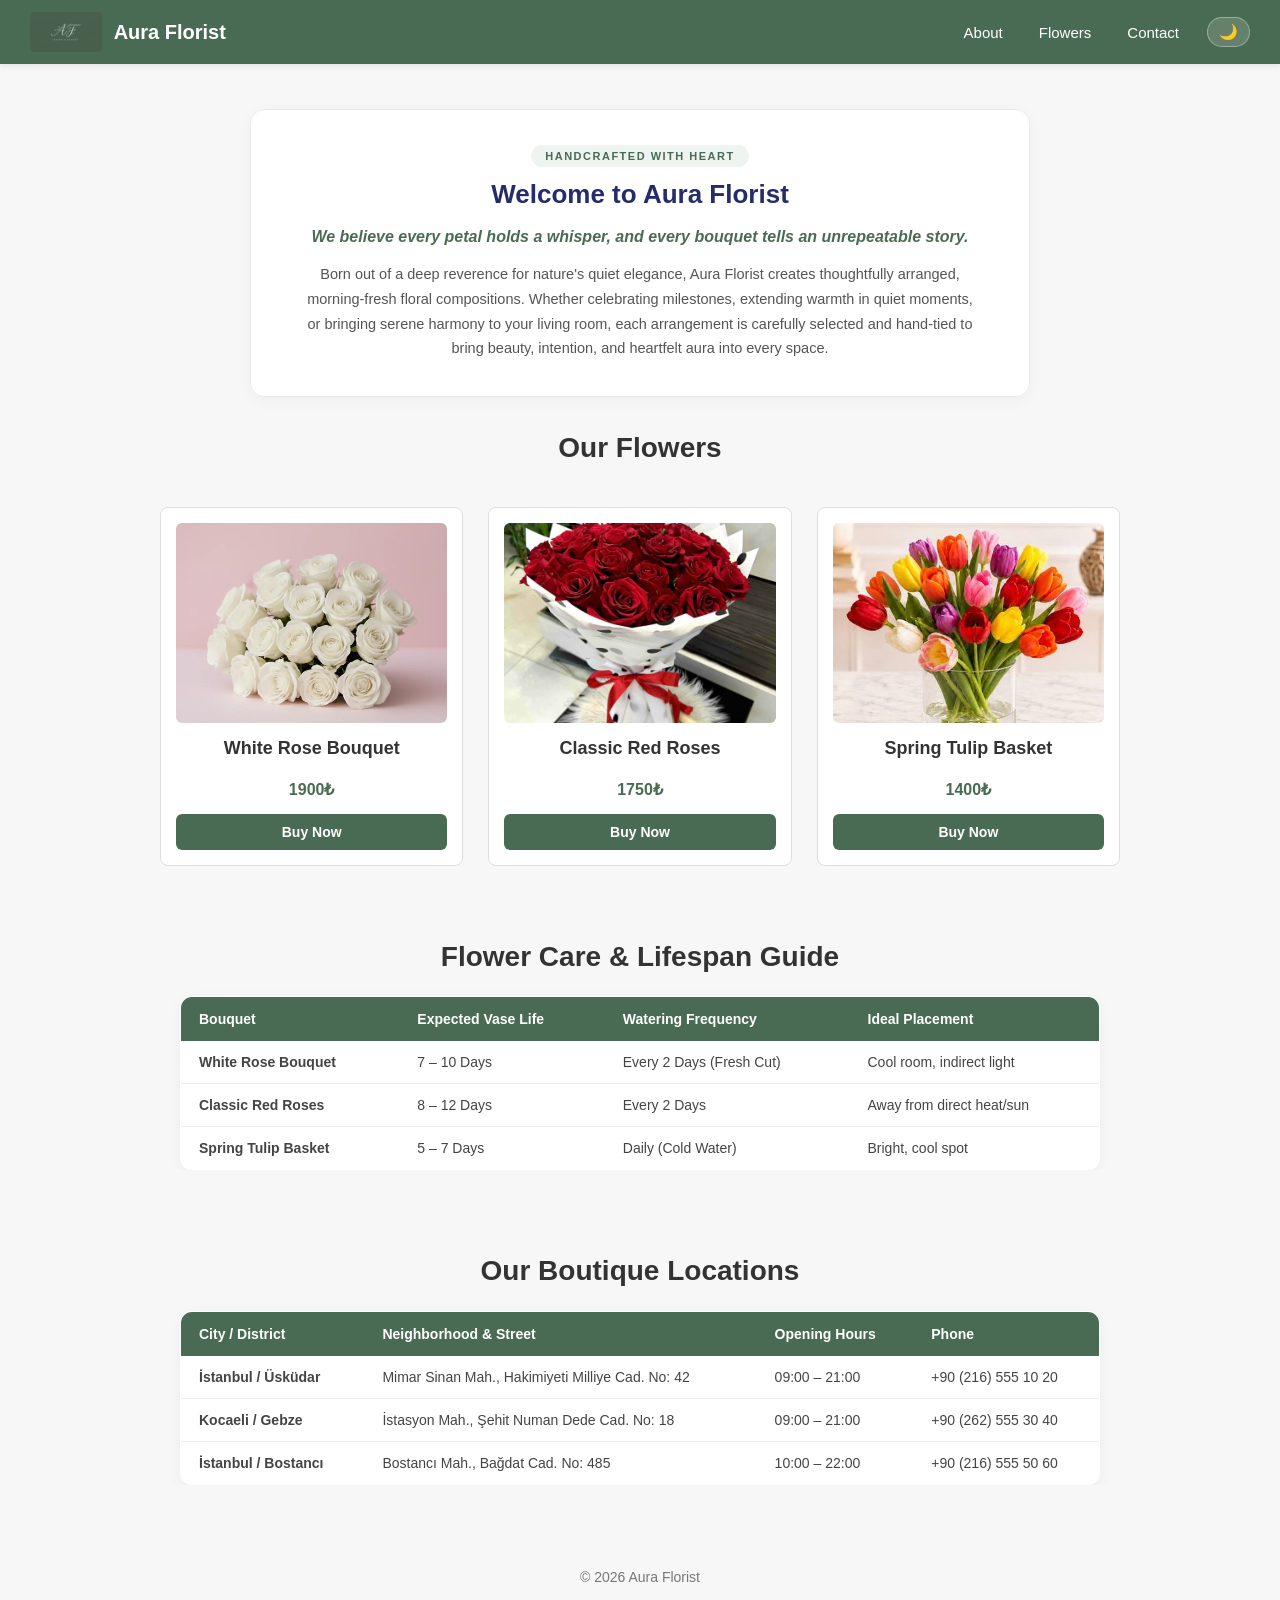
<file: index.html>
<!DOCTYPE html>
<html lang="en">
<head>
  <meta charset="UTF-8">
  <meta name="viewport" content="width=device-width, initial-scale=1.0">
  <title>Aura Florist</title>
  <link rel="stylesheet" href="style.css">
  <link rel="icon" type="image/x-icon" href="images/logo.ico">
</head>
<body>

  <header>
    <div class="logo">
      <img src="images/logo.jpg" alt="Logo" class="logo-img">
      <span>Aura Florist</span>
    </div>
    <nav class="nav-menu">
      <a href="#about">About</a>
      <a href="#flowers">Flowers</a>
      <a href="contact_us.html">Contact</a>
      <button type="button" id="dark-mode-toggle" class="theme-btn" title="Toggle Dark Mode">🌙</button>
    </nav>
  </header>

  <main>
    <section class="about-us" id="about">
      <span class="about-badge">Handcrafted with Heart</span>
      <h2>Welcome to Aura Florist</h2>
      <p class="about-lead">
        We believe every petal holds a whisper, and every bouquet tells an unrepeatable story.
      </p>
      <p class="about-text">
        Born out of a deep reverence for nature's quiet elegance, Aura Florist creates thoughtfully arranged, morning-fresh floral compositions. Whether celebrating milestones, extending warmth in quiet moments, or bringing serene harmony to your living room, each arrangement is carefully selected and hand-tied to bring beauty, intention, and heartfelt aura into every space.
      </p>
    </section>

    <h2>Our Flowers</h2>

    <section class="products-grid" id="flowers">
      
      <div class="product-card">
        <a href="white.html">
          <img src="images/whiterose.webp" alt="White Rose">
        </a>
        <h3>White Rose Bouquet</h3>
        <p class="price">1900₺</p>
        <a href="buy_screen.html?name=White%20Rose%20Bouquet&price=1900%2C00%20TL&img=images/whiterose.webp"><button type="button">Buy Now</button></a>
      </div>

      <div class="product-card">
        <a href="red.html">
          <img src="images/redrose.jpg" alt="Red Rose">
        </a>
        <h3>Classic Red Roses</h3>
        <p class="price">1750₺</p>
        <a href="buy_screen.html?name=Classic%20Red%20Roses&price=1750%2C00%20TL&img=images/redrose.jpg"><button type="button">Buy Now</button></a>
      </div>

      <div class="product-card">
        <a href="tulip.html">
          <img src="images/tulipbasket.jpg" alt="Tulip Basket">
        </a>
        <h3>Spring Tulip Basket</h3>
        <p class="price">1400₺</p>
        <a href="buy_screen.html?name=Spring%20Tulip%20Basket&price=1400%2C00%20TL&img=images/tulipbasket.jpg"><button type="button">Buy Now</button></a>
      </div>

    </section>

    <section class="comparison-section">
      <h2>Flower Care &amp; Lifespan Guide</h2>
      <table class="info-table">
        <thead>
          <tr>
            <th>Bouquet</th>
            <th>Expected Vase Life</th>
            <th>Watering Frequency</th>
            <th>Ideal Placement</th>
          </tr>
        </thead>
        <tbody>
          <tr>
            <td><strong>White Rose Bouquet</strong></td>
            <td>7 – 10 Days</td>
            <td>Every 2 Days (Fresh Cut)</td>
            <td>Cool room, indirect light</td>
          </tr>
          <tr>
            <td><strong>Classic Red Roses</strong></td>
            <td>8 – 12 Days</td>
            <td>Every 2 Days</td>
            <td>Away from direct heat/sun</td>
          </tr>
          <tr>
            <td><strong>Spring Tulip Basket</strong></td>
            <td>5 – 7 Days</td>
            <td>Daily (Cold Water)</td>
            <td>Bright, cool spot</td>
          </tr>
        </tbody>
      </table>
    </section>
    <section class="comparison-section">
      <h2>Our Boutique Locations</h2>
      <table class="info-table">
        <thead>
          <tr>
            <th>City / District</th>
            <th>Neighborhood &amp; Street</th>
            <th>Opening Hours</th>
            <th>Phone</th>
          </tr>
        </thead>
        <tbody>
          <tr>
            <td><strong>İstanbul / Üsküdar</strong></td>
            <td>Mimar Sinan Mah., Hakimiyeti Milliye Cad. No: 42</td>
            <td>09:00 – 21:00</td>
            <td>+90 (216) 555 10 20</td>
          </tr>
          <tr>
            <td><strong>Kocaeli / Gebze</strong></td>
            <td>İstasyon Mah., Şehit Numan Dede Cad. No: 18</td>
            <td>09:00 – 21:00</td>
            <td>+90 (262) 555 30 40</td>
          </tr>
          <tr>
            <td><strong>İstanbul / Bostancı</strong></td>
            <td>Bostancı Mah., Bağdat Cad. No: 485</td>
            <td>10:00 – 22:00</td>
            <td>+90 (216) 555 50 60</td>
          </tr>
        </tbody>
      </table>
    </section>
  </main>

  <footer>
    <p>&copy; 2026 Aura Florist</p>
  </footer>

  <script src="dynamic.js"></script>
</body>
</html>
</file>
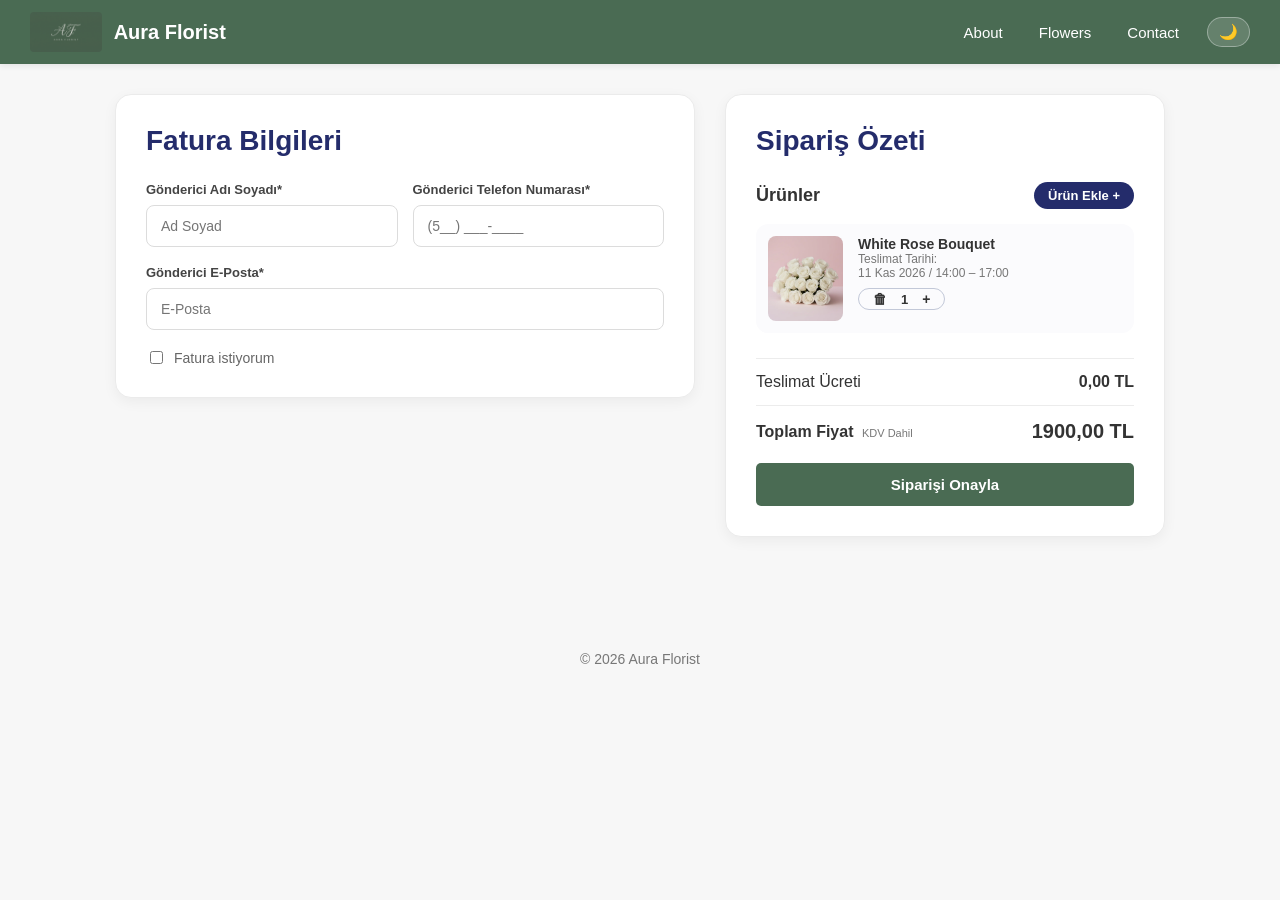
<file: buy_screen.html>
<!DOCTYPE html>
<html lang="tr">
<head>
  <meta charset="UTF-8">
  <meta name="viewport" content="width=device-width, initial-scale=1.0">
  <title>Sipariş ve Ödeme — Aura Florist</title>
  <link rel="stylesheet" href="style.css">
  <link rel="icon" type="image/x-icon" href="images/logo.ico">
</head>
<body>

  <header>
    <div class="logo">
      <img src="images/logo.jpg" alt="Logo" class="logo-img">
      <span>Aura Florist</span>
    </div>
    <nav class="nav-menu">
    <a href="index.html#about">About</a>
    <a href="index.html#flowers">Flowers</a>
    <a href="contact_us.html">Contact</a>
    <button type="button" id="dark-mode-toggle" class="theme-btn" title="Toggle Dark Mode">🌙</button>
  </nav>
  </header>

  <main class="checkout-page">
    <div class="checkout-layout">

      <section class="checkout-card">
        <h1 class="checkout-title">Fatura Bilgileri</h1>
        
        <form class="invoice-form">
          <div class="form-grid">
            <div class="form-group">
              <label for="full-name">Gönderici Adı Soyadı*</label>
              <input type="text" id="full-name" placeholder="Ad Soyad" required>
            </div>

            <div class="form-group">
              <label for="phone">Gönderici Telefon Numarası*</label>
              <input type="tel" id="phone" placeholder="(5__) ___-____" required>
            </div>
          </div>

          <div class="form-group">
            <label for="email">Gönderici E-Posta*</label>
            <input type="email" id="email" placeholder="E-Posta" required>
          </div>

          <label class="checkbox-label">
            <input type="checkbox">
            <span>Fatura istiyorum</span>
          </label>
        </form>
      </section>

      <!-- Sağ Taraf: Sipariş Özeti Kartı -->
      <section class="checkout-card summary-card">
        <h2 class="checkout-title">Sipariş Özeti</h2>

        <div class="section-row">
          <h3>Ürünler</h3>
          <a href="index.html#flowers" class="add-product-btn">Ürün Ekle +</a>
        </div>

        <div class="item-card">
          <img id="buy-img" src="images/whiterose.webp" alt="Flower" class="item-img">
          <div class="item-info">
            <div id="buy-name" class="item-name">White Rose Bouquet</div>
            <div class="item-sub">Teslimat Tarihi:</div>
            <div class="item-date">11 Kas 2026 / 14:00 – 17:00</div>
            <div class="qty-pill">
              <button type="button" class="qty-btn">&#128465;</button>
              <span class="qty-count">1</span>
              <button type="button" class="qty-btn">+</button>
            </div>
          </div>
        </div>

        <div class="price-line">
          <span>Teslimat Ücreti</span>
          <strong>0,00 TL</strong>
        </div>

        <div class="total-line">
          <div>
            <span class="total-label">Toplam Fiyat</span>
            <span class="tax-tag">KDV Dahil</span>
          </div>
          <span id="buy-price" class="total-price">1900,00 TL</span>
        </div>

        <button type="button" class="order-confirm-btn">Siparişi Onayla</button>
      </section>

    </div>
  </main>

  <footer>
    <p>&copy; 2026 Aura Florist</p>
  </footer>

  <script src="dynamic.js"></script>
</body>
</html>
</file>
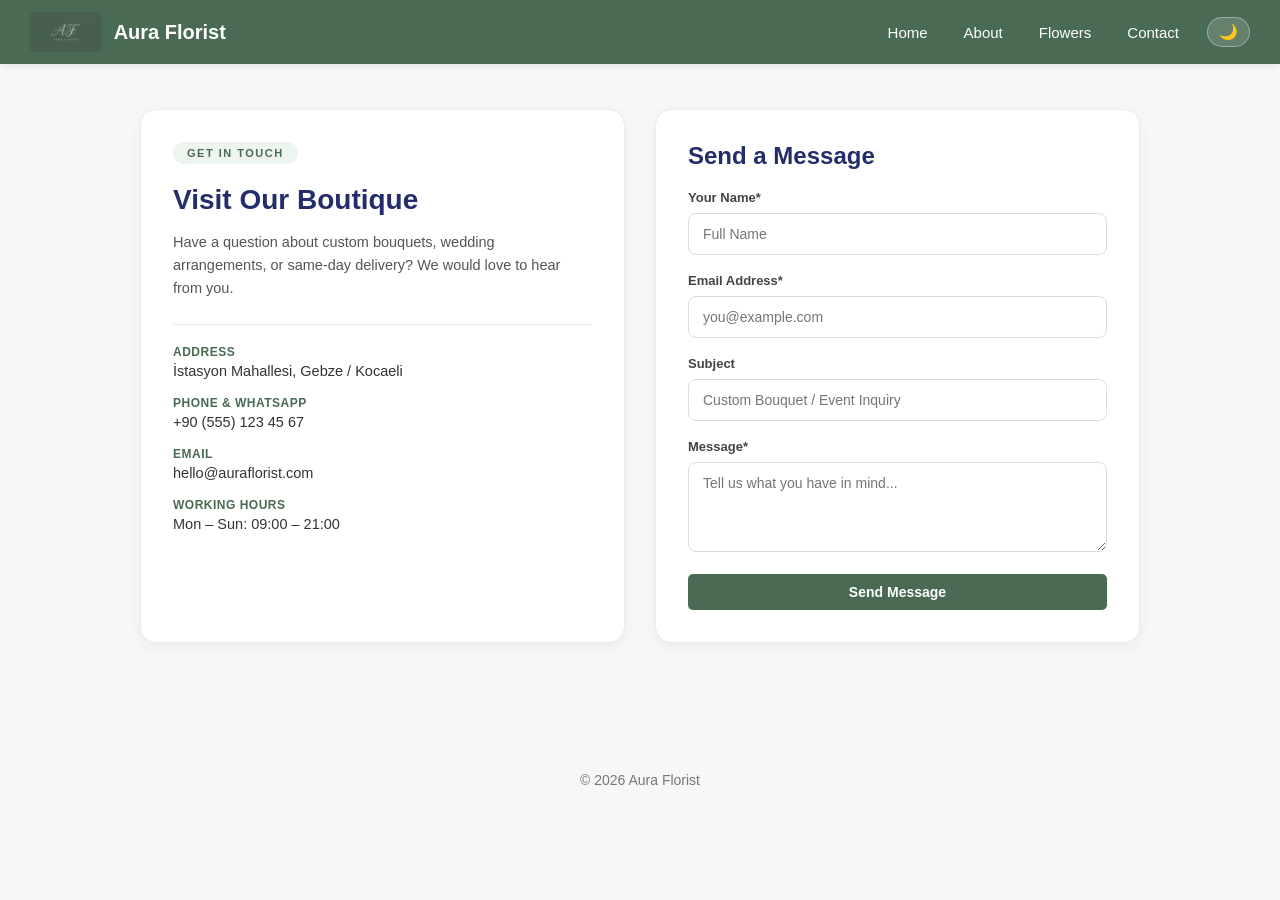
<file: contact_us.html>
<!DOCTYPE html>
<html lang="en">
<head>
  <meta charset="UTF-8">
  <meta name="viewport" content="width=device-width, initial-scale=1.0">
  <title>Contact Us — Aura Florist</title>
  <link rel="stylesheet" href="style.css">
  <link rel="icon" type="image/x-icon" href="images/logo.ico">
</head>
<body>

  <header>
    <div class="logo">
      <img src="images/logo.jpg" alt="Logo" class="logo-img">
      <span>Aura Florist</span>
    </div>
    <nav class="nav-menu">
      <a href="index.html">Home</a>
      <a href="index.html#about">About</a>
      <a href="index.html#flowers">Flowers</a>
      <a href="contact_us.html">Contact</a>
      <button type="button" id="dark-mode-toggle" class="theme-btn" title="Toggle Dark Mode">🌙</button>
    </nav>
  </header>

  <main class="contact-page">
    <div class="contact-layout">

      <section class="contact-card info-card">
        <span class="about-badge">Get in Touch</span>
        <h1>Visit Our Boutique</h1>
        <p class="contact-lead">
          Have a question about custom bouquets, wedding arrangements, or same-day delivery? We would love to hear from you.
        </p>

        <div class="contact-details">
          <div class="contact-item">
            <strong>Address</strong>
            <span>İstasyon Mahallesi, Gebze / Kocaeli</span>
          </div>

          <div class="contact-item">
            <strong>Phone &amp; WhatsApp</strong>
            <span>+90 (555) 123 45 67</span>
          </div>

          <div class="contact-item">
            <strong>Email</strong>
            <span>hello@auraflorist.com</span>
          </div>

          <div class="contact-item">
            <strong>Working Hours</strong>
            <span>Mon – Sun: 09:00 – 21:00</span>
          </div>
        </div>
      </section>

      <section class="contact-card form-card">
        <h2>Send a Message</h2>
        <form class="contact-form">
          <div class="form-group">
            <label for="contact-name">Your Name*</label>
            <input type="text" id="contact-name" placeholder="Full Name" required>
          </div>

          <div class="form-group">
            <label for="contact-email">Email Address*</label>
            <input type="email" id="contact-email" placeholder="you@example.com" required>
          </div>

          <div class="form-group">
            <label for="contact-subject">Subject</label>
            <input type="text" id="contact-subject" placeholder="Custom Bouquet / Event Inquiry">
          </div>

          <div class="form-group">
            <label for="contact-msg">Message*</label>
            <textarea id="contact-msg" rows="4" placeholder="Tell us what you have in mind..." required></textarea>
          </div>

          <button type="submit">Send Message</button>
        </form>
      </section>

    </div>
  </main>

  <footer>
    <p>&copy; 2026 Aura Florist</p>
  </footer>
<script src="dynamic.js"></script>
</body>
</html>
</file>
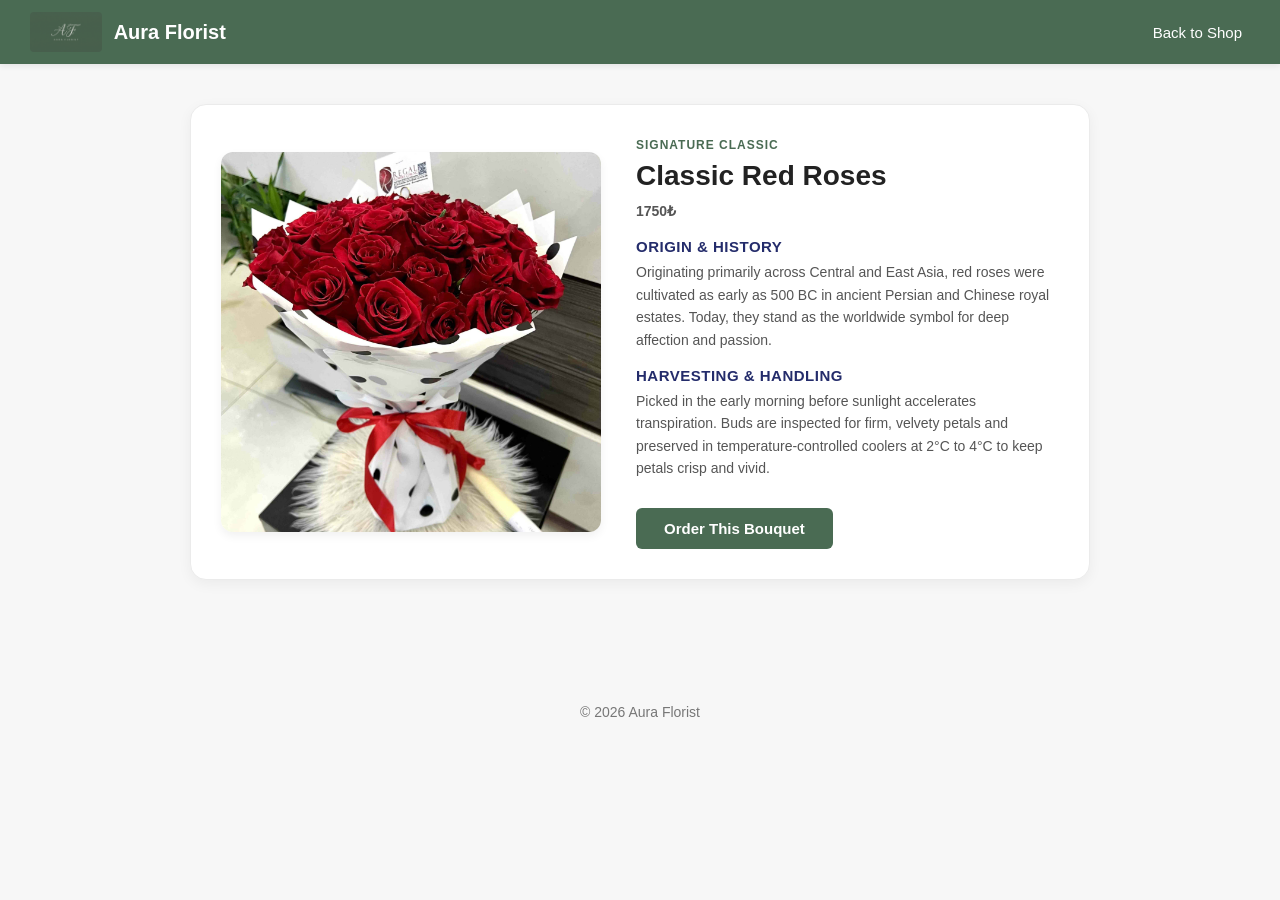
<file: red.html>
<!DOCTYPE html>
<html lang="en">
<head>
  <meta charset="UTF-8">
  <meta name="viewport" content="width=device-width, initial-scale=1.0">
  <title>Classic Red Roses — Aura Florist</title>
  <link rel="stylesheet" href="style.css">
  <link rel="icon" type="image/x-icon" href="images/logo.ico">
</head>
<body>

  <header>
    <div class="logo">
      <img src="images/logo.jpg" alt="Logo" class="logo-img">
      <span>Aura Florist</span>
    </div>
    <nav class="nav-menu">
      <a href="index.html">Back to Shop</a>
    </nav>
  </header>

  <main class="detail-page">
    <div class="detail-card">
      <img src="images/redrose.jpg" alt="Red Rose" class="detail-img">
      <div class="detail-content">
        <span class="detail-tag">Signature Classic</span>
        <h1>Classic Red Roses</h1>
        <p class="detail-price">1750₺</p>

        <h3>Origin &amp; History</h3>
        <p>Originating primarily across Central and East Asia, red roses were cultivated as early as 500 BC in ancient Persian and Chinese royal estates. Today, they stand as the worldwide symbol for deep affection and passion.</p>

        <h3>Harvesting &amp; Handling</h3>
        <p>Picked in the early morning before sunlight accelerates transpiration. Buds are inspected for firm, velvety petals and preserved in temperature-controlled coolers at 2°C to 4°C to keep petals crisp and vivid.</p>

        <a href="buy_screen.html?name=Classic%20Red%20Roses&price=1750%2C00%20TL&img=images/redrose.jpg">
          <button type="button" class="detail-buy-btn">Order This Bouquet</button>
        </a>
      </div>
    </div>
  </main>

  <footer>
    <p>&copy; 2026 Aura Florist</p>
  </footer>

</body>
</html>
</file>
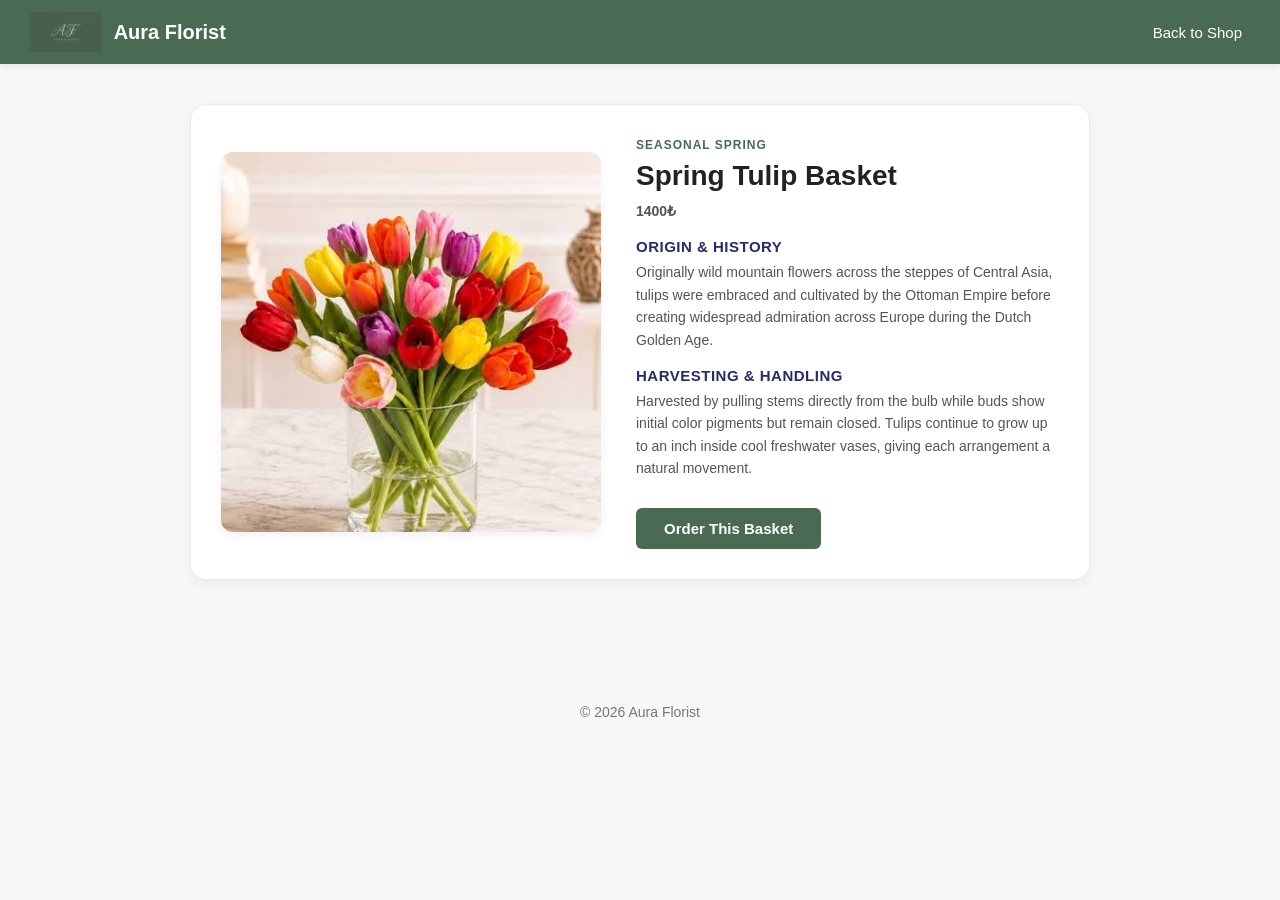
<file: tulip.html>
<!DOCTYPE html>
<html lang="en">
<head>
  <meta charset="UTF-8">
  <meta name="viewport" content="width=device-width, initial-scale=1.0">
  <title>Spring Tulip Basket — Aura Florist</title>
  <link rel="stylesheet" href="style.css">
  <link rel="icon" type="image/x-icon" href="images/logo.ico">
</head>
<body>

  <header>
    <div class="logo">
      <img src="images/logo.jpg" alt="Logo" class="logo-img">
      <span>Aura Florist</span>
    </div>
    <nav class="nav-menu">
      <a href="index.html">Back to Shop</a>
    </nav>
  </header>

  <main class="detail-page">
    <div class="detail-card">
      <img src="images/tulipbasket.jpg" alt="Tulip Basket" class="detail-img">
      <div class="detail-content">
        <span class="detail-tag">Seasonal Spring</span>
        <h1>Spring Tulip Basket</h1>
        <p class="detail-price">1400₺</p>

        <h3>Origin &amp; History</h3>
        <p>Originally wild mountain flowers across the steppes of Central Asia, tulips were embraced and cultivated by the Ottoman Empire before creating widespread admiration across Europe during the Dutch Golden Age.</p>

        <h3>Harvesting &amp; Handling</h3>
        <p>Harvested by pulling stems directly from the bulb while buds show initial color pigments but remain closed. Tulips continue to grow up to an inch inside cool freshwater vases, giving each arrangement a natural movement.</p>

        <a href="buy_screen.html?name=Spring%20Tulip%20Basket&price=1400%2C00%20TL&img=images/tulipbasket.jpg">
          <button type="button" class="detail-buy-btn">Order This Basket</button>
        </a>
      </div>
    </div>
  </main>

  <footer>
    <p>&copy; 2026 Aura Florist</p>
  </footer>

</body>
</html>
</file>
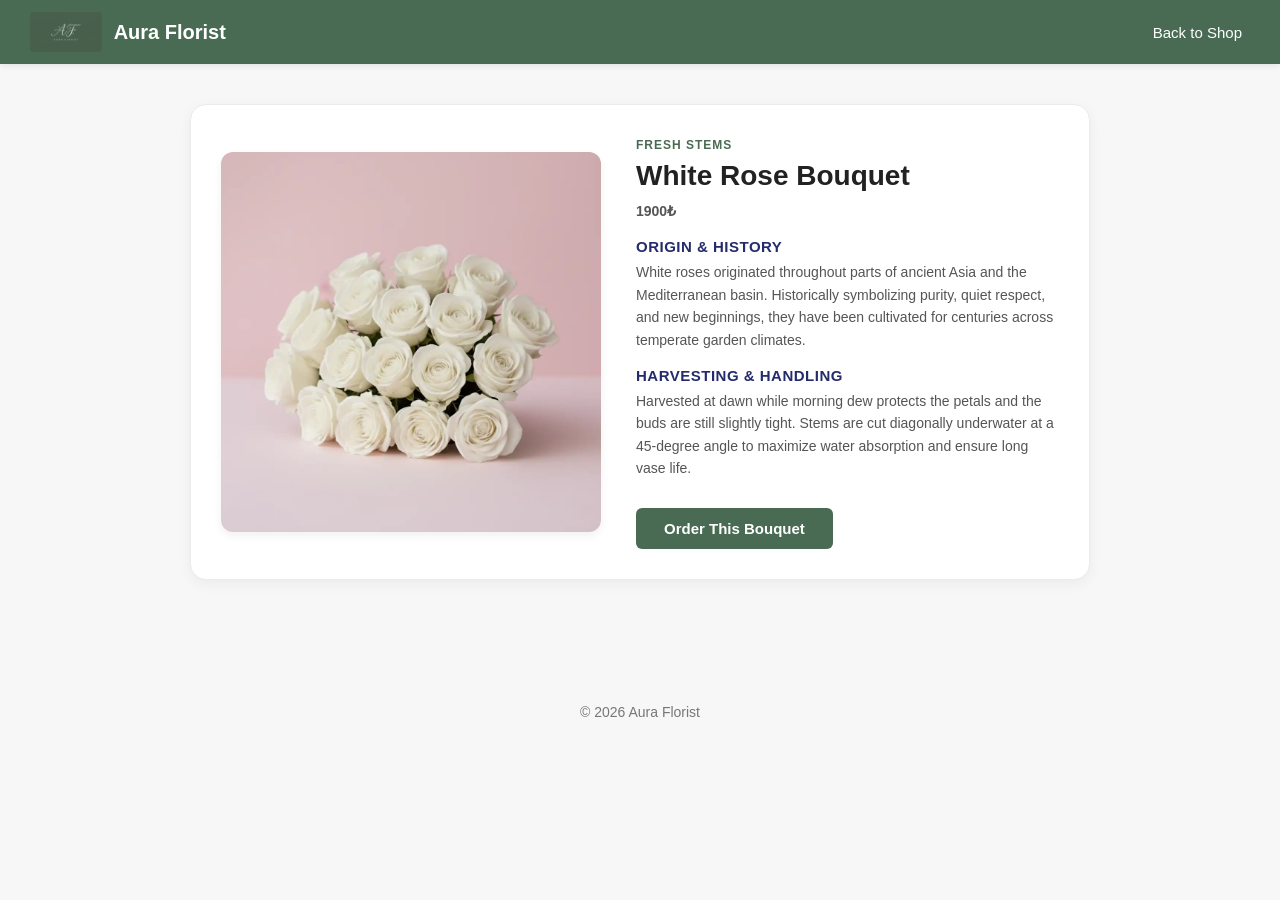
<file: white.html>
<!DOCTYPE html>
<html lang="en">
<head>
  <meta charset="UTF-8">
  <meta name="viewport" content="width=device-width, initial-scale=1.0">
  <title>White Rose Bouquet — Aura Florist</title>
  <link rel="stylesheet" href="style.css">
  <link rel="icon" type="image/x-icon" href="images/logo.ico">
</head>
<body>

  <header>
    <div class="logo">
      <img src="images/logo.jpg" alt="Logo" class="logo-img">
      <span>Aura Florist</span>
    </div>
    <nav class="nav-menu">
      <a href="index.html">Back to Shop</a>
    </nav>
  </header>

  <main class="detail-page">
    <div class="detail-card">
      <img src="images/whiterose.webp" alt="White Rose" class="detail-img">
      <div class="detail-content">
        <span class="detail-tag">Fresh Stems</span>
        <h1>White Rose Bouquet</h1>
        <p class="detail-price">1900₺</p>

        <h3>Origin &amp; History</h3>
        <p>White roses originated throughout parts of ancient Asia and the Mediterranean basin. Historically symbolizing purity, quiet respect, and new beginnings, they have been cultivated for centuries across temperate garden climates.</p>

        <h3>Harvesting &amp; Handling</h3>
        <p>Harvested at dawn while morning dew protects the petals and the buds are still slightly tight. Stems are cut diagonally underwater at a 45-degree angle to maximize water absorption and ensure long vase life.</p>

        <a href="buy_screen.html?name=White%20Rose%20Bouquet&price=1900%2C00%20TL&img=images/whiterose.webp">
          <button type="button" class="detail-buy-btn">Order This Bouquet</button>
        </a>
      </div>
    </div>
  </main>

  <footer>
    <p>&copy; 2026 Aura Florist</p>
  </footer>

</body>
</html>
</file>
<file: style.css>
* {
  box-sizing: border-box;
}

body {
  font-family: Arial, sans-serif;
  background-color: #f7f7f7;
  margin: 0;
  padding: 0;
  color: #333;
}

header {
  background-color: #4a6b53;
  padding: 12px 30px;
  display: flex;
  justify-content: space-between;
  align-items: center;
  position: sticky;
  top: 0;
  z-index: 100;
  box-shadow: 0 2px 6px rgba(0, 0, 0, 0.08);
}

.logo {
  display: flex;
  align-items: center;
  gap: 12px;
  color: white;
  font-weight: bold;
  font-size: 20px;
}

.logo-img {
  height: 40px;
  width: auto;
  border-radius: 4px;
  display: block;
}

.nav-menu {
  display: flex;
  gap: 20px;
  align-items: center;
}

.nav-menu a {
  color: white;
  text-decoration: none;
  font-size: 15px;
  font-weight: 500;
  padding: 4px 8px;
  border-radius: 4px;
  transition: background-color 0.2s ease, text-decoration 0.2s ease;
}

.nav-menu a:hover {
  text-decoration: underline;
  background-color: rgba(255, 255, 255, 0.1);
}

main h2 {
  text-align: center;
  margin-top: 35px;
  color: #333;
  font-size: 28px;
}

button {
  background-color: #4a6b53;
  color: white;
  border: none;
  padding: 10px 20px;
  border-radius: 5px;
  cursor: pointer;
  width: 100%;
  font-size: 14px;
  font-weight: 600;
  transition: background-color 0.2s ease, transform 0.1s ease;
}

button:hover {
  background-color: #38523f;
}

button:active {
  transform: scale(0.98);
}

.products-grid {
  display: grid;
  grid-template-columns: repeat(auto-fit, minmax(220px, 1fr));
  gap: 25px;
  justify-content: center;
  max-width: 1000px;
  margin: 0 auto;
  padding: 20px;
}

.product-card {
  background-color: white;
  border: 1px solid #ddd;
  border-radius: 8px;
  padding: 15px;
  text-align: center;
  display: flex;
  flex-direction: column;
  transition: transform 0.2s ease, box-shadow 0.2s ease;
}

.product-card:hover {
  transform: translateY(-4px);
  box-shadow: 0 6px 18px rgba(0, 0, 0, 0.08);
}

.product-card > a {
  display: block;
  overflow: hidden;
  border-radius: 6px;
  cursor: pointer;
}

.product-card img {
  width: 100%;
  height: 200px;
  object-fit: cover;
  display: block;
  transition: transform 0.3s ease;
}

.product-card > a:hover img {
  transform: scale(1.05); /* Soft zoom on hover to show it is clickable */
}

.product-card h3 {
  margin: 15px 0 5px 0;
  font-size: 18px;
}

.price {
  font-weight: bold;
  color: #4a6b53;
  margin-bottom: 15px;
}

/* Buy button link container */
.product-card a button {
  margin-top: auto;
}

.detail-page {
  padding: 40px 20px;
}

.detail-card {
  max-width: 900px;
  margin: 0 auto;
  background-color: #ffffff;
  border-radius: 16px;
  border: 1px solid #ebebeb;
  box-shadow: 0 4px 14px rgba(0, 0, 0, 0.05);
  display: flex;
  gap: 35px;
  padding: 30px;
  align-items: center;
}

.detail-img {
  width: 380px;
  height: 380px;
  object-fit: cover;
  border-radius: 12px;
  flex-shrink: 0;
  box-shadow: 0 4px 10px rgba(0, 0, 0, 0.06);
}

.detail-content {
  text-align: left;
  flex: 1;
}

.detail-tag {
  display: inline-block;
  font-size: 12px;
  text-transform: uppercase;
  font-weight: 700;
  color: #4a6b53;
  letter-spacing: 1px;
  margin-bottom: 8px;
}

.detail-content h1 {
  font-size: 28px;
  margin: 0 0 8px 0;
  color: #222;
}

.detail-price {
  font-size: 22px;
  font-weight: bold;
  color: #4a6b53;
  margin-bottom: 20px;
}

.detail-content h3 {
  font-size: 15px;
  margin: 16px 0 6px 0;
  color: #242c6b;
  text-transform: uppercase;
  letter-spacing: 0.5px;
}

.detail-content p {
  font-size: 14px;
  color: #555;
  line-height: 1.6;
  margin: 0 0 10px 0;
}

.detail-buy-btn {
  margin-top: 18px;
  padding: 12px 28px;
  font-size: 15px;
  font-weight: bold;
  border-radius: 6px;
  width: auto;
  display: inline-block;
}

.checkout-page {
  padding: 30px 20px;
}

.checkout-layout {
  max-width: 1050px;
  margin: 0 auto;
  display: flex;
  gap: 30px;
  align-items: flex-start;
  justify-content: center;
}

.checkout-card {
  background-color: #ffffff;
  border-radius: 16px;
  box-shadow: 0 4px 14px rgba(0, 0, 0, 0.05);
  border: 1px solid #ebebeb;
  padding: 30px;
  flex: 1;
}

.summary-card {
  max-width: 440px;
}

.checkout-title {
  font-size: 28px;
  font-weight: 800;
  color: #242c6b;
  margin: 0 0 25px 0;
  text-align: left;
}

.form-grid {
  display: grid;
  grid-template-columns: 1fr 1fr;
  gap: 15px;
}

.form-group {
  margin-bottom: 18px;
  text-align: left;
}

.form-group label {
  display: block;
  font-size: 13px;
  font-weight: 600;
  color: #444;
  margin-bottom: 8px;
}

.form-group input {
  width: 100%;
  padding: 12px 14px;
  font-size: 14px;
  border: 1px solid #dcdcdc;
  border-radius: 8px;
}

.form-group input:focus {
  outline: none;
  border-color: #242c6b;
}

.checkbox-label {
  display: flex;
  align-items: center;
  gap: 8px;
  font-size: 14px;
  color: #666;
  cursor: pointer;
  margin-top: 10px;
}

.checkbox-label input {
  width: auto;
}

.summary-box {
  background: #f8f8fa;
  border-radius: 12px;
  padding: 14px 18px;
  text-align: left;
  margin-bottom: 20px;
}

.box-title {
  font-size: 14px;
  font-weight: bold;
  color: #222;
  margin-bottom: 4px;
}

.box-sub, .box-date {
  font-size: 13px;
  color: #666;
}

.section-row {
  display: flex;
  justify-content: space-between;
  align-items: center;
  margin-bottom: 15px;
}

.section-row h3 {
  font-size: 18px;
  margin: 0;
}

.add-product-btn {
  background: #242c6b;
  color: white;
  text-decoration: none;
  padding: 6px 14px;
  border-radius: 18px;
  font-size: 13px;
  font-weight: 600;
}

.item-card {
  display: flex;
  gap: 15px;
  background: #fbfbfd;
  border-radius: 12px;
  padding: 12px;
  margin-bottom: 25px;
  text-align: left;
}

.item-img {
  width: 75px;
  height: 85px;
  object-fit: cover;
  border-radius: 8px;
}

.item-info {
  flex: 1;
}

.item-name {
  font-weight: 600;
  font-size: 14px;
}

.item-sub, .item-date {
  font-size: 12px;
  color: #777;
}

.qty-pill {
  display: inline-flex;
  align-items: center;
  gap: 10px;
  border: 1px solid #c2c8d8;
  border-radius: 20px;
  padding: 2px 10px;
  margin-top: 8px;
}

.qty-btn {
  background: none;
  border: none;
  cursor: pointer;
  padding: 0 4px;
  color: #333;
  width: auto;
}

.qty-count {
  font-size: 13px;
  font-weight: 600;
}

.price-line, .total-line {
  border-top: 1px solid #ececec;
  display: flex;
  justify-content: space-between;
  align-items: center;
  padding-top: 14px;
  margin-top: 14px;
}

.total-label {
  font-size: 16px;
  font-weight: bold;
}

.tax-tag {
  font-size: 11px;
  color: #777;
  margin-left: 4px;
}

.total-price {
  font-size: 20px;
  font-weight: 800;
}

.order-confirm-btn {
  margin-top: 20px;
  padding: 13px;
  font-weight: bold;
  font-size: 15px;
}

footer {
  text-align: center;
  margin-top: 50px;
  padding: 20px;
  color: #777;
  font-size: 14px;
}

@media (max-width: 800px) {
  header {
    flex-direction: column;
    gap: 12px;
    text-align: center;
  }

  .products-grid {
    grid-template-columns: 1fr;
    max-width: 280px;
    gap: 15px;
    padding: 10px;
  }

  .detail-card {
    flex-direction: column;
    padding: 20px;
    gap: 20px;
  }

  .detail-img {
    width: 100%;
    height: 260px;
  }

  .detail-buy-btn {
    width: 100%;
    text-align: center;
  }

  .checkout-layout {
    flex-direction: column;
    align-items: center;
  }

  .form-grid {
    grid-template-columns: 1fr;
  }

  .checkout-card, .summary-card {
    width: 100%;
    max-width: 100%;
  }
}

.about-us {
  max-width: 780px;
  margin: 45px auto 25px auto;
  padding: 35px 25px;
  background-color: #ffffff;
  border-radius: 14px;
  border: 1px solid #e9ece9;
  box-shadow: 0 4px 16px rgba(0, 0, 0, 0.04);
  text-align: center;
}

.about-badge {
  display: inline-block;
  font-size: 11px;
  letter-spacing: 1.5px;
  text-transform: uppercase;
  font-weight: 700;
  color: #4a6b53;
  background-color: #eef4f0;
  padding: 5px 14px;
  border-radius: 20px;
  margin-bottom: 12px;
}

.about-us h2 {
  margin: 0 0 12px 0;
  font-size: 26px;
  color: #242c6b;
  font-weight: 700;
}

.about-lead {
  font-size: 16px;
  font-weight: 600;
  color: #4a6b53;
  margin-bottom: 14px;
  font-style: italic;
  line-height: 1.4;
}

.about-text {
  font-size: 14.5px;
  color: #555555;
  line-height: 1.7;
  margin: 0 auto;
  max-width: 680px;
}

@media (max-width: 800px) {
  .about-us {
    margin: 25px 15px;
    padding: 25px 18px;
  }

  .about-us h2 {
    font-size: 22px;
  }

  .about-lead {
    font-size: 15px;
  }

  .about-text {
    font-size: 13.5px;
  }
}

.about-us,
#flowers {
  scroll-margin-top: 90px;
}

html {
  scroll-behavior: smooth;
}

.contact-page {
  padding: 45px 20px;
}

.contact-layout {
  max-width: 1000px;
  margin: 0 auto;
  display: flex;
  gap: 30px;
  align-items: stretch;
  justify-content: center;
}

.contact-card {
  background-color: #ffffff;
  border-radius: 16px;
  border: 1px solid #ebebeb;
  box-shadow: 0 4px 14px rgba(0, 0, 0, 0.05);
  padding: 32px;
  flex: 1;
  text-align: left;
}

.contact-card h1 {
  font-size: 28px;
  color: #242c6b;
  margin: 8px 0 12px 0;
}

.contact-card h2 {
  font-size: 24px;
  color: #242c6b;
  margin: 0 0 20px 0;
  text-align: left;
}

.contact-lead {
  font-size: 14.5px;
  color: #555;
  line-height: 1.6;
  margin-bottom: 24px;
}

.contact-details {
  display: flex;
  flex-direction: column;
  gap: 16px;
  border-top: 1px solid #ececec;
  padding-top: 20px;
}

.contact-item strong {
  display: block;
  font-size: 12px;
  text-transform: uppercase;
  letter-spacing: 0.5px;
  color: #4a6b53;
  margin-bottom: 3px;
}

.contact-item span {
  font-size: 14.5px;
  color: #333;
}

.contact-form textarea {
  width: 100%;
  padding: 12px 14px;
  font-size: 14px;
  font-family: Arial, sans-serif;
  border: 1px solid #dcdcdc;
  border-radius: 8px;
  resize: vertical;
}

.contact-form textarea:focus {
  outline: none;
  border-color: #242c6b;
}

@media (max-width: 800px) {
  .contact-layout {
    flex-direction: column;
  }

  .contact-card {
    padding: 22px 18px;
  }
}

.theme-btn {
  background: rgba(255, 255, 255, 0.15);
  border: 1px solid rgba(255, 255, 255, 0.35);
  color: white;
  width: auto;
  padding: 5px 11px;
  font-size: 15px;
  border-radius: 20px;
  cursor: pointer;
}

.theme-btn:hover {
  background: rgba(255, 255, 255, 0.28);
}

/* Dark Mode Theme Overrides */
body.dark-mode {
  background-color: #141715;
  color: #e4e6e5;
}

body.dark-mode header {
  background-color: #243629;
}

body.dark-mode main h2,
body.dark-mode .product-card h3,
body.dark-mode .detail-content h1,
body.dark-mode .section-row h3,
body.dark-mode .total-label,
body.dark-mode .total-price,
body.dark-mode .box-title,
body.dark-mode .price-line strong,
body.dark-mode .contact-item span,
body.dark-mode .item-name {
  color: #f0f2f1;
}

body.dark-mode .checkout-title,
body.dark-mode .about-us h2,
body.dark-mode .detail-content h3,
body.dark-mode .contact-card h1,
body.dark-mode .contact-card h2 {
  color: #8fa3ff;
}

body.dark-mode .about-badge {
  background-color: #27382c;
  color: #98c9a6;
}

body.dark-mode .about-lead,
body.dark-mode .price,
body.dark-mode .detail-price,
body.dark-mode .detail-tag,
body.dark-mode .contact-item strong {
  color: #82b891;
}

body.dark-mode .about-us,
body.dark-mode .product-card,
body.dark-mode .detail-card,
body.dark-mode .checkout-card,
body.dark-mode .contact-card,
body.dark-mode footer {
  background-color: #1e2320;
  border-color: #2f3632;
  color: #d8dcd9;
}

body.dark-mode .summary-box,
body.dark-mode .item-card,
body.dark-mode .qty-pill {
  background-color: #272d2a;
  border-color: #38403c;
}

body.dark-mode .about-text,
body.dark-mode .detail-content p,
body.dark-mode .contact-lead,
body.dark-mode .box-sub,
body.dark-mode .box-date,
body.dark-mode .item-sub,
body.dark-mode .item-date,
body.dark-mode .price-line,
body.dark-mode .form-group label,
body.dark-mode .checkbox-label,
body.dark-mode footer {
  color: #b0b6b2;
}

body.dark-mode .form-group input,
body.dark-mode .contact-form textarea {
  background-color: #141715;
  border-color: #38403c;
  color: #f0f2f1;
}

body.dark-mode .qty-btn {
  color: #f0f2f1;
}

body.dark-mode .price-line,
body.dark-mode .total-line,
body.dark-mode .contact-details {
  border-top-color: #2f3632;
}

.comparison-section {
  max-width: 960px;
  margin: 20px auto 50px auto;
  padding: 0 20px;
  overflow-x: auto;
}

.info-table {
  width: 100%;
  border-collapse: collapse;
  background-color: #ffffff;
  border-radius: 12px;
  overflow: hidden;
  box-shadow: 0 4px 14px rgba(0, 0, 0, 0.05);
  border: 1px solid #e5e5e5;
  text-align: left;
}

.info-table th {
  background-color: #4a6b53;
  color: #ffffff;
  font-size: 14px;
  font-weight: 600;
  padding: 14px 18px;
}

.info-table td {
  padding: 13px 18px;
  font-size: 14px;
  border-bottom: 1px solid #eeeeee;
  color: #444;
}

.info-table tbody tr:last-child td {
  border-bottom: none;
}

.info-table tbody tr:hover {
  background-color: #f4f8f5;
}

/* Dark Mode Support for Tables */
body.dark-mode .info-table {
  background-color: #1e2320;
  border-color: #2f3632;
}

body.dark-mode .info-table th {
  background-color: #26382b;
}

body.dark-mode .info-table td {
  border-bottom-color: #2f3632;
  color: #d0d5d2;
}

body.dark-mode .info-table tbody tr:hover {
  background-color: #272d2a;
}
</file>
